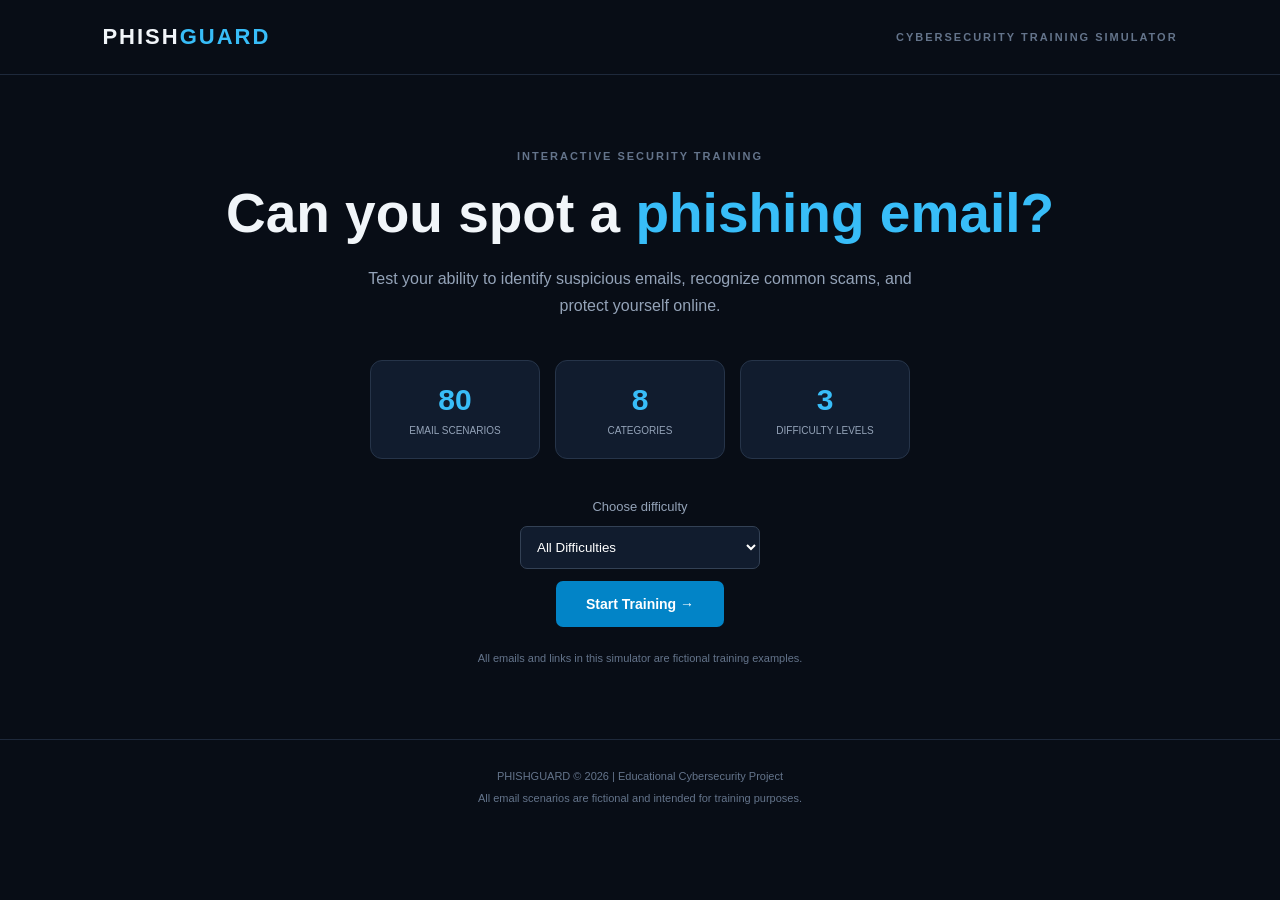
<file: index.html>
<!DOCTYPE html>
<html lang="en">
<head>
    <meta charset="UTF-8">
    <meta name="viewport" content="width=device-width, initial-scale=1.0">
    <title>PhishGuard | Phishing Awareness Simulator</title>
    <link rel="stylesheet" href="style.css">
    <script src="script.js" defer></script>
</head>

<body>
    <header class="navbar">
        <div class="logo">PHISH<span>GUARD</span></div>
        <div class="nav-label">CYBERSECURITY TRAINING SIMULATOR</div>
    </header>

    <main class="container">

        <!-- HOME SCREEN -->
        <section class="hero">
            <p class="eyebrow">INTERACTIVE SECURITY TRAINING</p>
            <h1>Can you spot a <span>phishing email?</span></h1>
            <p class="hero-description">
                Test your ability to identify suspicious emails,
                recognize common scams, and protect yourself online.
            </p>

            <div class="stats">
                <div class="stat-card">
                    <strong>80</strong>
                    <span>EMAIL SCENARIOS</span>
                </div>
                <div class="stat-card">
                    <strong>8</strong>
                    <span>CATEGORIES</span>
                </div>
                <div class="stat-card">
                    <strong>3</strong>
                    <span>DIFFICULTY LEVELS</span>
                </div>
            </div>

            <div class="start-options">
                <label for="difficultySelect">Choose difficulty</label>
                <select id="difficultySelect">
                    <option value="All">All Difficulties</option>
                    <option value="Easy">Easy</option>
                    <option value="Medium">Medium</option>
                    <option value="Hard">Hard</option>
                </select>

                <button id="startButton" class="primary-btn">
                    Start Training →
                </button>
            </div>

            <p class="disclaimer">
                All emails and links in this simulator are fictional training examples.
            </p>
        </section>

        <!-- TRAINING SCREEN -->
        <section id="training" class="training hidden">

            <div class="training-header">
                <div>
                    <p class="eyebrow">PHISHING DETECTION EXERCISE</p>
                    <h2>Analyze this email</h2>
                </div>
                <div id="progress" class="progress-text">01 / 80</div>
            </div>

            <div class="progress-track">
                <div id="progressBar" class="progress-fill"></div>
            </div>

            <div class="scenario-tags">
                <span id="category" class="tag">Category</span>
                <span id="difficulty" class="tag">Difficulty</span>
                <span class="tag simulated-tag">SIMULATED EMAIL</span>
            </div>

            <div class="email-card">
                <div class="email-top">
                    <span class="email-icon">✉</span>
                    <div>
                        <h3>EMAIL MESSAGE</h3>
                        <p>Review the message carefully.</p>
                    </div>
                </div>

                <div class="email-details">
                    <p><strong>From:</strong> <span id="sender"></span></p>
                    <p><strong>Subject:</strong> <span id="subject"></span></p>
                </div>

                <div id="emailBody" class="email-body"></div>
            </div>

            <div class="question">
                <h3>Is this email legitimate or phishing?</h3>
                <p>Choose your answer below.</p>

                <div class="answer-buttons">
                    <button class="answer-btn phishing-btn"
                        data-answer="phishing">
                        ⚠ Phishing
                    </button>

                    <button class="answer-btn legitimate-btn"
                        data-answer="legitimate">
                        ✓ Legitimate
                    </button>
                </div>
            </div>

            <!-- ANSWER FEEDBACK -->
            <div id="feedback" class="feedback hidden">
                <h3 id="feedbackTitle"></h3>
                <p id="feedbackText"></p>
            </div>

            <button id="nextButton" class="primary-btn next-btn">
                Next Scenario →
            </button>

        </section>

        <!-- RESULTS SCREEN -->
        <section id="results" class="results hidden">
            <p class="eyebrow">TRAINING COMPLETE</p>
            <h1>Your Results</h1>

            <div class="result-card">
                <p>YOUR FINAL SCORE</p>
                <strong id="finalScore">0/80</strong>
                <p id="resultMessage"></p>
            </div>

            <div class="category-card">
                <h3>Category Performance</h3>
                <div id="categoryResults"></div>
            </div>

            <button id="restartButton" class="primary-btn">
                Try Again ↻
            </button>
        </section>

    </main>

    <footer>
        <p>PHISHGUARD © 2026 | Educational Cybersecurity Project</p>
        <p>All email scenarios are fictional and intended for training purposes.</p>
    </footer>

</body>
</html>
</file>
<file: style.css>
* {
    margin: 0;
    padding: 0;
    box-sizing: border-box;
}

body {
    background: #080d16;
    color: #f1f5f9;
    font-family: Arial, sans-serif;
    min-height: 100vh;
}

.navbar {
    height: 75px;
    padding: 0 8%;
    display: flex;
    align-items: center;
    justify-content: space-between;
    border-bottom: 1px solid #1e293b;
}

.logo {
    font-size: 22px;
    font-weight: 800;
    letter-spacing: 2px;
}

.logo span {
    color: #38bdf8;
}

.nav-label,
.eyebrow {
    color: #64748b;
    font-size: 11px;
    letter-spacing: 2px;
    font-weight: bold;
}

.container {
    width: 90%;
    max-width: 850px;
    margin: 75px auto;
}

.hero,
.results {
    text-align: center;
}

.hero h1,
.results h1 {
    font-size: clamp(35px, 6vw, 55px);
    margin: 20px 0;
    line-height: 1.15;
}

.hero h1 span {
    color: #38bdf8;
}

.hero-description {
    color: #94a3b8;
    max-width: 570px;
    margin: 0 auto;
    line-height: 1.7;
}

.stats {
    display: flex;
    justify-content: center;
    gap: 15px;
    margin: 40px 0;
}

.stat-card {
    background: #111c2e;
    border: 1px solid #263449;
    border-radius: 12px;
    padding: 22px;
    flex: 1;
    max-width: 170px;
}

.stat-card strong {
    display: block;
    font-size: 30px;
    color: #38bdf8;
}

.stat-card span {
    display: block;
    font-size: 10px;
    color: #94a3b8;
    margin-top: 8px;
}

.start-options {
    display: flex;
    flex-direction: column;
    align-items: center;
    gap: 12px;
}

.start-options label {
    color: #94a3b8;
    font-size: 13px;
}

select {
    width: 240px;
    padding: 12px;
    background: #111c2e;
    color: white;
    border: 1px solid #334155;
    border-radius: 7px;
}

.primary-btn {
    background: #0284c7;
    color: white;
    border: none;
    border-radius: 7px;
    padding: 15px 30px;
    font-size: 14px;
    font-weight: bold;
    cursor: pointer;
    transition: 0.2s;
}

.primary-btn:hover {
    background: #0369a1;
    transform: translateY(-2px);
}

.disclaimer {
    color: #64748b;
    font-size: 11px;
    margin-top: 25px;
}

.hidden {
    display: none !important;
}

.training-header {
    display: flex;
    justify-content: space-between;
    align-items: center;
    margin-bottom: 20px;
}

.training-header h2 {
    margin-top: 10px;
    font-size: 27px;
}

.progress-text {
    color: #38bdf8;
    font-weight: bold;
}

.progress-track {
    height: 6px;
    background: #1e293b;
    border-radius: 20px;
    overflow: hidden;
    margin-bottom: 25px;
}

.progress-fill {
    width: 0%;
    height: 100%;
    background: #38bdf8;
    transition: width 0.3s;
}

.scenario-tags {
    display: flex;
    flex-wrap: wrap;
    gap: 8px;
    margin-bottom: 15px;
}

.tag {
    background: #142238;
    border: 1px solid #263449;
    color: #7dd3fc;
    padding: 6px 10px;
    border-radius: 5px;
    font-size: 11px;
}

.simulated-tag {
    color: #fbbf24;
}

.email-card,
.feedback,
.result-card,
.category-card {
    background: #111c2e;
    border: 1px solid #263449;
    border-radius: 12px;
    padding: 25px;
    margin-bottom: 25px;
}

.email-top {
    display: flex;
    align-items: center;
    gap: 15px;
    border-bottom: 1px solid #263449;
    padding-bottom: 20px;
}

.email-icon {
    background: #1e3a5f;
    color: #38bdf8;
    padding: 12px;
    border-radius: 8px;
    font-size: 22px;
}

.email-top h3 {
    font-size: 14px;
}

.email-top p {
    font-size: 12px;
    color: #64748b;
    margin-top: 5px;
}

.email-details {
    padding: 20px 0;
    border-bottom: 1px solid #263449;
}

.email-details p {
    margin: 9px 0;
    color: #cbd5e1;
    overflow-wrap: anywhere;
}

.email-details strong {
    color: #64748b;
}

.email-body {
    white-space: pre-wrap;
    line-height: 1.8;
    color: #cbd5e1;
    padding-top: 20px;
    overflow-wrap: anywhere;
}

.question {
    text-align: center;
    margin: 35px 0;
}

.question p {
    color: #64748b;
    margin-top: 10px;
}

.answer-buttons {
    display: flex;
    justify-content: center;
    gap: 15px;
    margin-top: 25px;
}

.answer-btn {
    padding: 15px 35px;
    border-radius: 7px;
    border: 1px solid #334155;
    background: #111c2e;
    color: white;
    font-weight: bold;
    cursor: pointer;
    transition: 0.2s;
}

.answer-btn:hover:not(:disabled) {
    transform: translateY(-2px);
}

.phishing-btn:hover:not(:disabled) {
    border-color: #ef4444;
    background: #3b1720;
}

.legitimate-btn:hover:not(:disabled) {
    border-color: #22c55e;
    background: #143322;
}

.answer-btn:disabled {
    opacity: 0.5;
    cursor: not-allowed;
}

.feedback {
    border-color: #0284c7;
}

.feedback h3 {
    margin-bottom: 12px;
}

.feedback p {
    color: #cbd5e1;
    line-height: 1.7;
}

.next-btn {
    width: 100%;
}

.results h1 {
    margin-bottom: 30px;
}

.result-card strong {
    display: block;
    color: #38bdf8;
    font-size: 55px;
    margin: 20px;
}

.result-card p {
    color: #94a3b8;
    line-height: 1.6;
}

.category-card {
    text-align: left;
}

.category-card h3 {
    margin-bottom: 15px;
}

#categoryResults p {
    color: #cbd5e1;
    padding: 10px 0;
    border-bottom: 1px solid #263449;
    font-size: 14px;
}

#categoryResults p:last-child {
    border-bottom: none;
}

footer {
    border-top: 1px solid #1e293b;
    text-align: center;
    padding: 25px;
    color: #64748b;
    font-size: 11px;
    line-height: 2;
}

@media (max-width: 600px) {
    .navbar {
        padding: 0 5%;
    }

    .nav-label {
        font-size: 8px;
    }

    .stats {
        gap: 7px;
    }

    .stat-card {
        padding: 15px 5px;
    }

    .stat-card span {
        font-size: 8px;
    }

    .answer-buttons {
        flex-direction: column;
    }

    .answer-btn {
        width: 100%;
    }

    .container {
        margin: 45px auto;
    }
}
</file>
